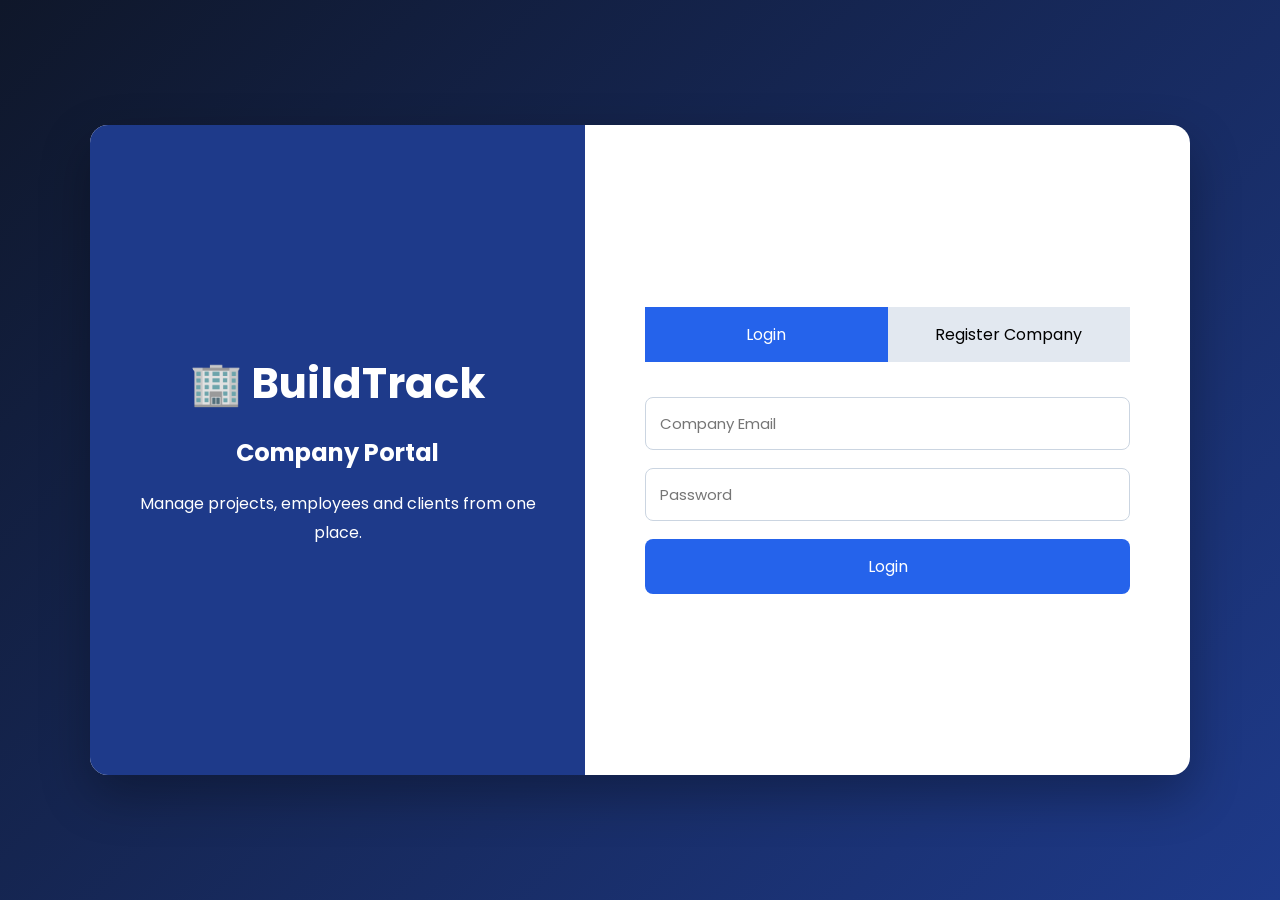
<file: frontend/company/auth.html>
<!DOCTYPE html>
<html lang="en">

<head>

    <meta charset="UTF-8">
    <meta name="viewport" content="width=device-width, initial-scale=1.0">

    <title>Company Portal | BuildTrack</title>

    <link rel="stylesheet" href="css/auth.css">

    <link href="https://fonts.googleapis.com/css2?family=Poppins:wght@300;400;500;600;700&display=swap" rel="stylesheet">

</head>

<body>

<div class="container">

    <div class="left">

        <h1>🏢 BuildTrack</h1>

        <h2>Company Portal</h2>

        <p>
            Manage projects, employees and clients from one place.
        </p>

    </div>


    <div class="right">

        <div class="tabs">

            <button type="button" class="active" id="loginTab">
                Login
            </button>

            <button type="button" id="signupTab">
                Register Company
            </button>

        </div>


        <!-- LOGIN -->

        <form id="loginForm">

            <input
                type="email"
                placeholder="Company Email"
                id="loginEmail"
                required
            >

            <input
                type="password"
                placeholder="Password"
                id="loginPassword"
                required
            >

            <button type="submit">
                Login
            </button>

        </form>



        <!-- SIGNUP -->

        <form id="signupForm" class="hidden">

            <input
                type="text"
                placeholder="Company Name"
                id="companyName"
                required
            >

            <input
                type="text"
                placeholder="Owner Name"
                id="ownerName"
                required
            >

            <input
                type="email"
                placeholder="Official Email"
                id="signupEmail"
                required
            >

            <input
                type="password"
                placeholder="Password"
                id="signupPassword"
                required
            >

            <input
                type="password"
                placeholder="Confirm Password"
                id="confirmPassword"
                required
            >

            <button type="submit">
                Register Company
            </button>

        </form>

    </div>

</div>

<script src="../config.js"></script>
<script src="js/auth.js"></script>

</body>

</html>
</file>
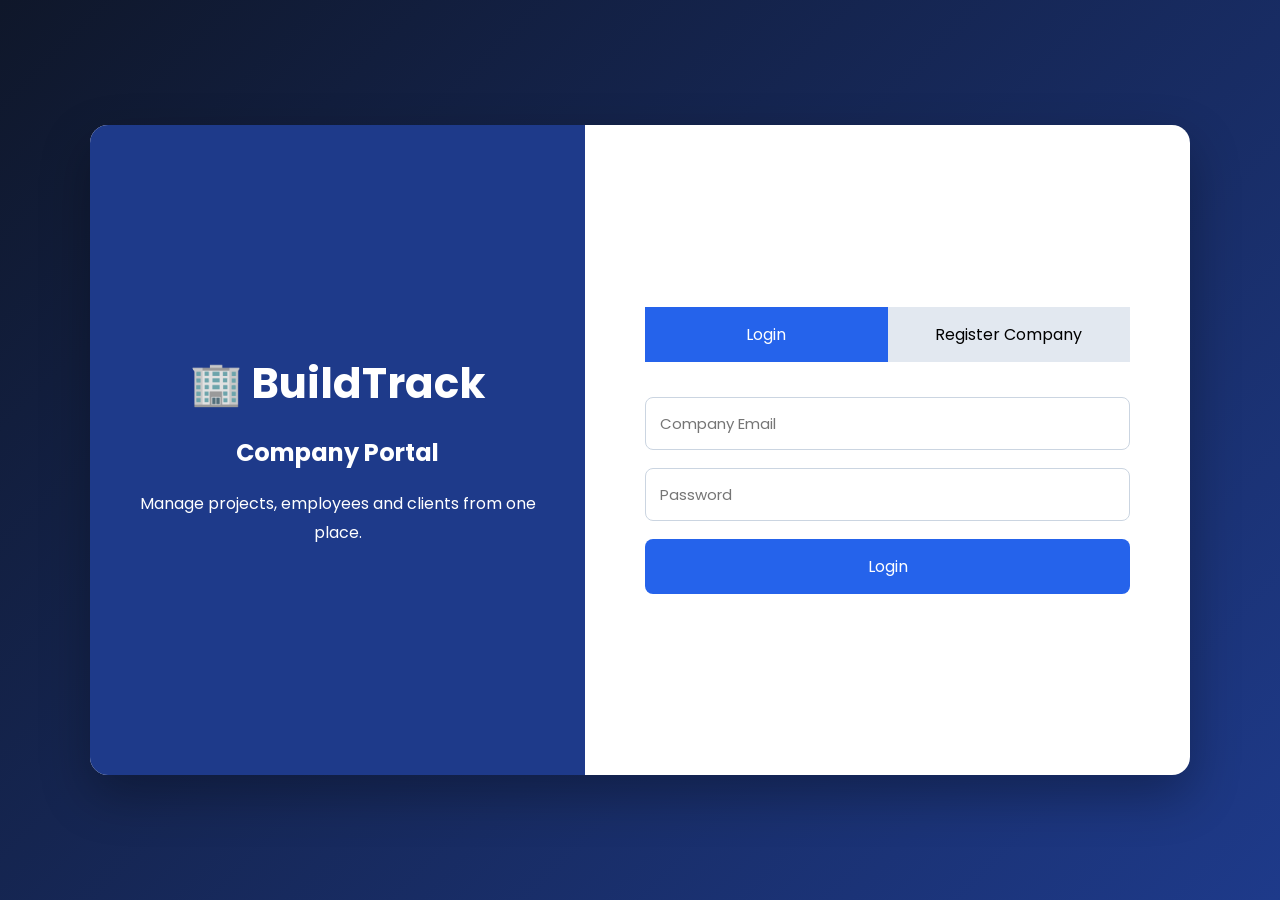
<file: frontend/company/dashboard.html>
<!DOCTYPE html>
<html lang="en">

<head>

    <meta charset="UTF-8">

    <meta http-equiv="Cache-Control" content="no-cache, no-store, must-revalidate">
    <meta http-equiv="Pragma" content="no-cache">
    <meta http-equiv="Expires" content="0">

    <meta name="viewport" content="width=device-width, initial-scale=1.0">

    <title>Company Dashboard</title>

    <link rel="stylesheet" href="css/dashboard.css">

</head>

<body>

    <!-- ================= NAVBAR ================= -->

    <nav>

        <div class="logo">

            <h2>BuildTrack</h2>

        </div>

        <div class="nav-links">

            <button id="dashboardBtn" class="active">

                Dashboard

            </button>

            <button id="createProjectBtn">

                Create Project

            </button>

            <button id="browseProjectsBtn">

                Browse Projects

            </button>

        </div>

        <button id="logoutBtn">

            Logout

        </button>

    </nav>



    <!-- ================= DASHBOARD ================= -->

    <section id="dashboardSection">

        <h1>Welcome Company</h1>

        <div class="stats">

            <div class="card">

                <h2>Total Projects</h2>

                <h1 id="totalProjects">0</h1>

            </div>

            <div class="card">

                <h2>Active Projects</h2>

                <h1 id="activeProjects">0</h1>

            </div>

            <div class="card">

                <h2>Completed Projects</h2>

                <h1 id="completedProjects">0</h1>

            </div>

        </div>

        <h2>Recent Projects</h2>

        <table>

            <thead>

                <tr>

                    <th>Name</th>

                    <th>Code</th>

                    <th>Status</th>

                    <th>Progress</th>

                    <th></th>

                </tr>

            </thead>

            <tbody id="recentProjectsBody">

            </tbody>

        </table>

    </section>



    <!-- ================= CREATE PROJECT ================= -->

    <section id="createProjectSection" class="hidden">

        <h1>Create Project</h1>

        <form id="createProjectForm">

            <label>

                Project Name

            </label>

            <input
                type="text"
                id="projectNameInput"
                required>

            <label>

                Location

            </label>

            <input
                type="text"
                id="projectLocationInput"
                required>

            <label>

                Description

            </label>

            <textarea
                id="projectDescriptionInput"
                rows="5"></textarea>

            <label>

                Start Date

            </label>

            <input
                type="date"
                id="projectStartDate">

            <label>

                Expected End Date

            </label>

            <input
                type="date"
                id="projectEndDate">

            <button type="submit">

                Create Project

            </button>

        </form>

    </section>



    <!-- ================= BROWSE PROJECTS ================= -->

    <section id="browseProjectsSection" class="hidden">

        <h1>Browse Projects</h1>

        <input
            type="text"
            id="searchProject"
            placeholder="Search Project">

        <table>

            <thead>

                <tr>

                    <th>Name</th>

                    <th>Code</th>

                    <th>Status</th>

                    <th>Progress</th>

                    <th></th>

                </tr>

            </thead>

            <tbody id="browseProjectsBody">

            </tbody>

        </table>

    </section>
        <!-- ================= PROJECT DETAILS ================= -->

    <section id="projectSection" class="hidden">

        <button id="backBtn">

            ← Back

        </button>

        <h1 id="projectName"></h1>

        <p>

            <strong>Project Code :</strong>

            <span id="projectCode"></span>

        </p>

        <p>

            <strong>Location :</strong>

            <span id="projectLocation"></span>

        </p>

        <p>

            <strong>Status :</strong>

            <select id="projectStatus">
            <option value="Active">Active</option>
            <option value="On Hold">On Hold</option>
            <option value="Completed">Completed</option>
            </select>

            <button id="updateProjectStatusBtn">
                Update Status
            </button>

        </p>

        <div class="progressBar">

            <div
                class="progress"
                id="progressBar">

                0%

            </div>

        </div>



        <!-- ================= PROJECT TABS ================= -->

        <div class="projectTabs">

            <button
                id="overviewBtn"
                class="active">

                Overview

            </button>

            <button id="tasksBtn">

                Tasks

            </button>

            <button id="engineersBtn">

                Engineers

            </button>

            <button id="clientsBtn">

                Clients

            </button>

        </div>



        <!-- ================= OVERVIEW ================= -->

        <div id="overviewDiv">

            <h2>Project Overview</h2>

            <p>

                Total Tasks :

                <span id="totalTasks">

                    0

                </span>

            </p>

            <p>

                Completed :

                <span id="completedTasks">

                    0

                </span>

            </p>

            <p>

                Pending :

                <span id="pendingTasks">

                    0

                </span>

            </p>

        </div>



        <!-- ================= TASKS ================= -->

        <!-- ================= TASKS ================= -->

        <div id="tasksDiv" class="hidden">

            <h2>Tasks</h2>

            <div class="taskForm">

                <input
                    type="text"
                    id="taskNameInput"
                    placeholder="Task Name">

                <input
                    type="date"
                    id="taskDeadlineInput">

                <button id="addTaskBtn">
                    Add Task
                </button>

            </div>

            <table>

                <thead>

                    <tr>

                        <th>Task</th>

                        <th>Deadline</th>

                        <th>Status</th>

                        <th>Actions</th>

                    </tr>

                </thead>

                <tbody id="tasksBody">

                </tbody>

            </table>

        </div>



        <!-- ================= ENGINEERS ================= -->

        <div
            id="engineersDiv"
            class="hidden">

            <h2>

                Engineers

            </h2>

            <input
                type="email"
                id="engineerEmail"
                placeholder="Engineer Email">

            <button id="inviteEngineerBtn">

                Invite Engineer

            </button>

            <table>

                <thead>

                    <tr>

                        <th>

                            Email

                        </th>

                        <th>

                            Status

                        </th>

                    </tr>

                </thead>

                <tbody id="engineersBody">

                </tbody>

            </table>

        </div>



        <!-- ================= CLIENTS ================= -->

        <div
            id="clientsDiv"
            class="hidden">

            <h2>

                Clients

            </h2>

            <input
                type="email"
                id="clientEmail"
                placeholder="Client Email">

            <button id="inviteClientBtn">

                Invite Client

            </button>

            <table>

                <thead>

                    <tr>

                        <th>

                            Email

                        </th>

                        <th>

                            Status

                        </th>

                    </tr>

                </thead>

                <tbody id="clientsBody">

                </tbody>

            </table>

                </div>

    </section>

    <!-- ================= AI ASSISTANT ================= -->

    <button id="aiButton">

        🤖

    </button>

    <div id="aiChat" class="hidden">

        <div id="aiHeader">

            <h3>

                BuildTrack AI

            </h3>

            <button id="closeAi">

                ✕

            </button>

        </div>

        <div id="chatMessages">

             Hi! I'm BuildTrack AI.

        Ask me anything about your projects.


        </div>

        <div id="chatInputArea">

            <input
                type="text"
                id="aiQuestion"
                placeholder="Ask anything about your projects...">

            <button id="sendQuestion">

                Send

            </button>

        </div>

    </div>

    <script src="js/dashboard.js"></script>
    <script src="../config.js"></script>

</body>

</html>
</file>
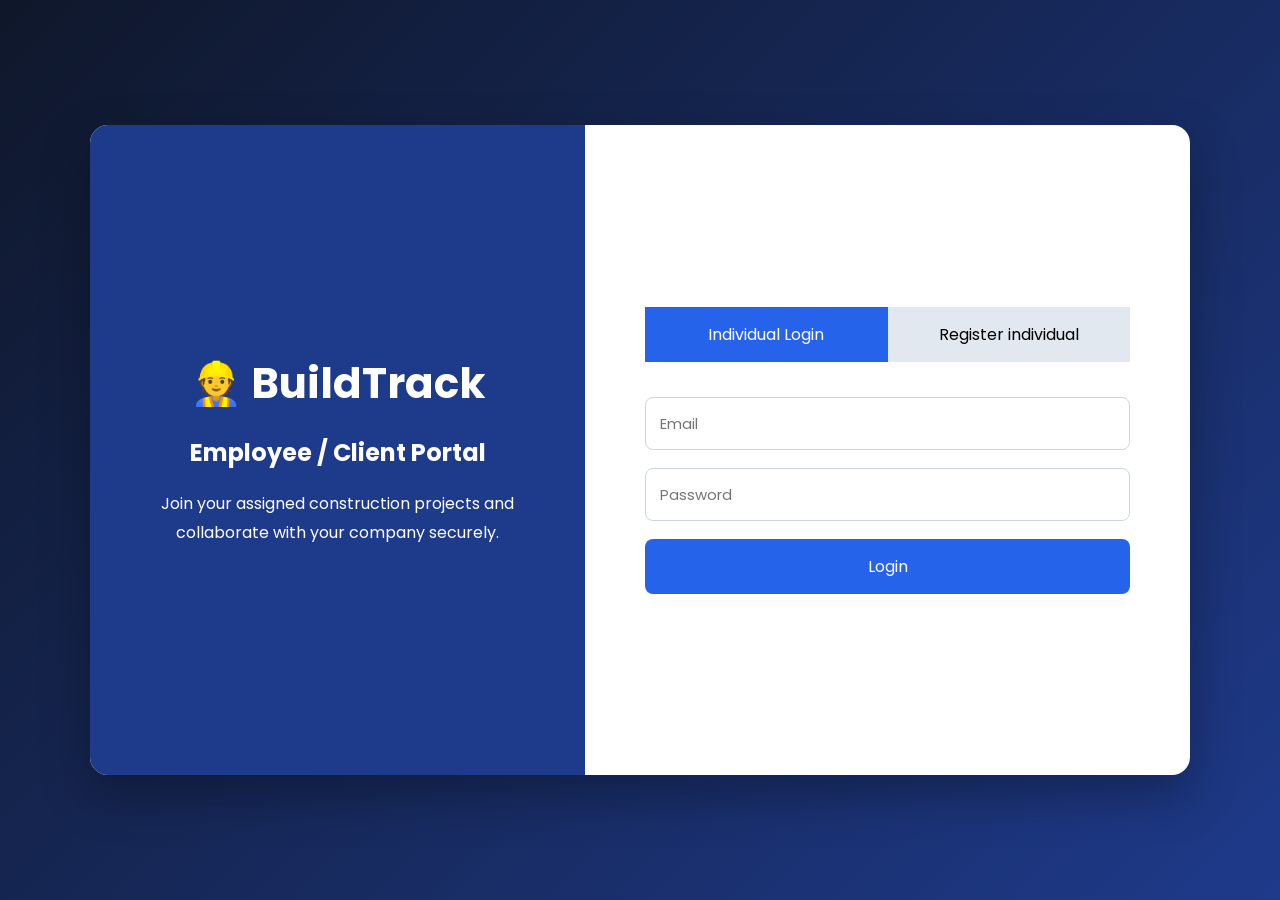
<file: frontend/individual/auth.html>
<!DOCTYPE html>
<html lang="en">

<head>

    <meta charset="UTF-8">
    <meta name="viewport" content="width=device-width, initial-scale=1.0">

    <title>Employee / Client Portal | BuildTrack</title>

    <link rel="stylesheet" href="css/auth.css">

    <link href="https://fonts.googleapis.com/css2?family=Poppins:wght@300;400;500;600;700&display=swap" rel="stylesheet">

</head>

<body>

<div class="container">

    <div class="left">

        <h1>👷 BuildTrack</h1>

        <h2>Employee / Client Portal</h2>

        <p>
            Join your assigned construction projects and collaborate with your company securely.
        </p>

    </div>


    <div class="right">

        <div class="tabs">

            <button type="button" class="active" id="loginTab">
                Individual Login
            </button>

            <button type="button" id="signupTab">
                Register individual
            </button>

        </div>


        <!-- LOGIN -->

        <form id="loginForm">

            <input
                type="email"
                id="loginEmail"
                placeholder="Email"
                required
            >

            <input
                type="password"
                id="loginPassword"
                placeholder="Password"
                required
            >

            <button type="submit">
                Login
            </button>

        </form>



        <!-- SIGNUP -->

        <form id="signupForm" class="hidden">

            <input
                type="text"
                id="name"
                placeholder="Full Name"
                required
            >

            <input
                type="email"
                id="signupEmail"
                placeholder="Email"
                required
            >

            <input
                type="password"
                id="signupPassword"
                placeholder="Password"
                required
            >

            <input
                type="password"
                id="confirmPassword"
                placeholder="Confirm Password"
                required
            >

            <button type="submit">
                Register
            </button>

        </form>

    </div>

</div>

<script src="../config.js"></script>
<script src="js/auth.js"></script>

</body>

</html>
</file>
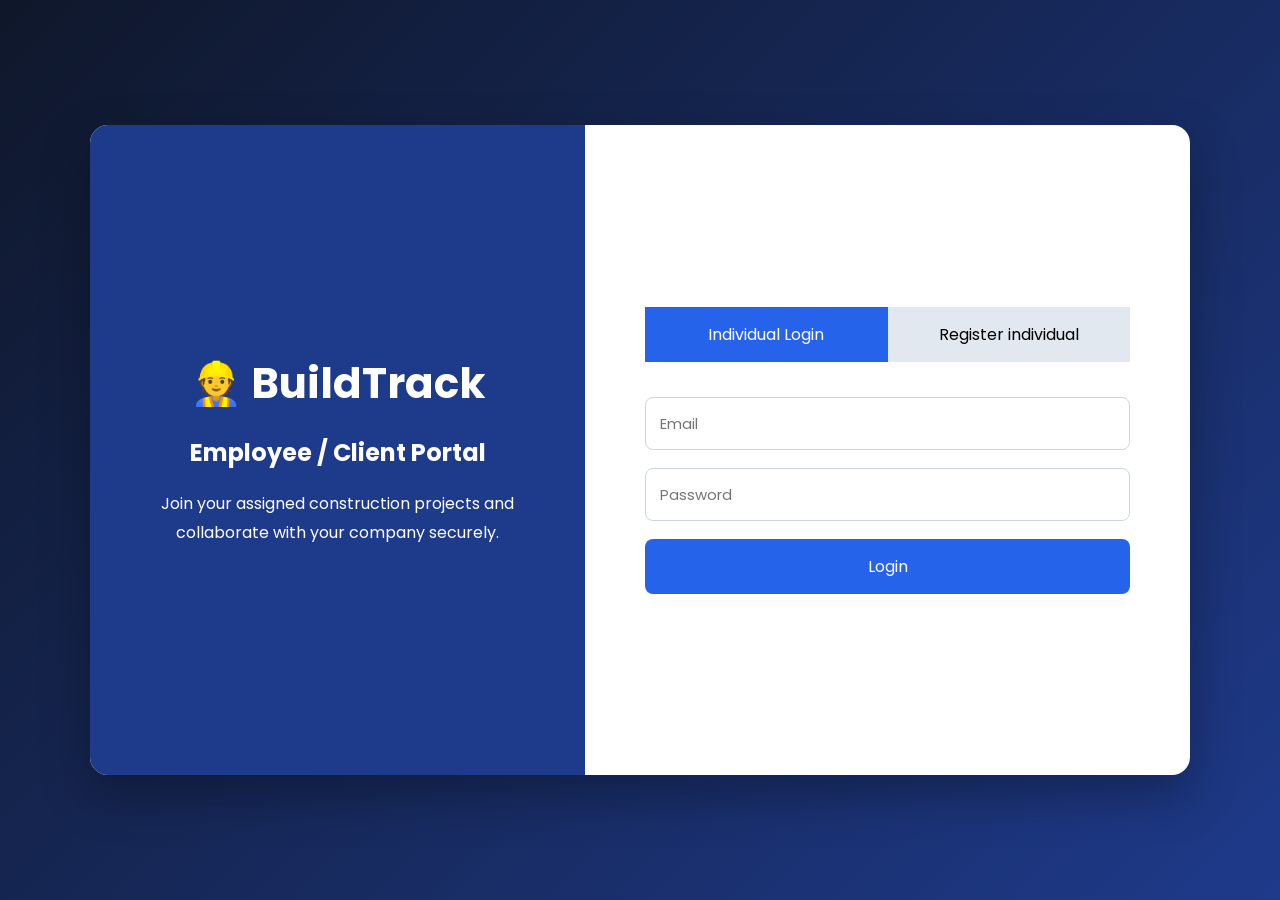
<file: frontend/individual/dashboard.html>
<!DOCTYPE html>
<html lang="en">

<head>

    <meta charset="UTF-8">

    <meta name="viewport" content="width=device-width, initial-scale=1.0">

    <meta http-equiv="Cache-Control" content="no-cache, no-store, must-revalidate">
    <meta http-equiv="Pragma" content="no-cache">
    <meta http-equiv="Expires" content="0">

    <title>Individual Dashboard | BuildTrack</title>

    <link rel="stylesheet" href="css/dashboard.css">

    <link href="https://fonts.googleapis.com/css2?family=Poppins:wght@300;400;500;600;700&display=swap" rel="stylesheet">

</head>

<body>

<header>

    <div class="logo">
        👷 BuildTrack
    </div>

    <button id="logoutBtn">
        Logout
    </button>

</header>

<main>

    <!-- ================= Dashboard ================= -->

    <section id="dashboardSection">

        <div class="welcome-card">

            <h2>
                Welcome to your Dashboard
            </h2>

            <p>
                Join new projects and monitor the projects assigned to you.
            </p>

        </div>

        <div class="dashboard-container">

            <!-- Join Project -->

            <section class="join-project-card">

                <h3>
                    Join Project
                </h3>

                <input
                    type="text"
                    id="projectCodeInput"
                    placeholder="Enter Project Code"
                >

                <button id="joinProjectBtn">
                    Join Project
                </button>

            </section>


            <!-- Browse Projects -->

            <section class="projects-card">

                <div class="projects-header">

                    <h3>
                        My Projects
                    </h3>

                    <input
                        type="text"
                        id="searchProject"
                        placeholder="Search Projects..."
                    >

                </div>

                <table>

                    <thead>

                        <tr>

                            <th>Name</th>

                            <th>Code</th>

                            <th>Status</th>

                            <th>Role</th>

                            <th>Action</th>

                        </tr>

                    </thead>

                    <tbody id="browseProjectsBody">

                    </tbody>

                </table>

            </section>

        </div>

    </section>


    <!-- ================= Project Details ================= -->

    <section
        id="projectSection"
        class="hidden"
    >

        <button id="backBtn">
            ← Back
        </button>

        <h2 id="projectName"></h2>

        <div class="project-info-grid">

            <div>

                <strong>Project Code:</strong>

                <span id="projectCode"></span>

            </div>

            <div>

                <strong>Location:</strong>

                <span id="projectLocation"></span>

            </div>

            <div>

                <strong>Status:</strong>

                <select id="projectStatus">

                    <option>Active</option>

                    <option>Completed</option>

                </select>

                <button id="updateProjectStatusBtn">
                    Update
                </button>

            </div>

        </div>


        <!-- Progress -->

        <div class="progress-container">

            <div
                id="progressBar"
                class="progress-bar"
            >
                0%
            </div>

        </div>


        <!-- Tabs -->

        <div class="project-tabs">

            <button
                id="overviewBtn"
                class="active"
            >
                Overview
            </button>

            <button id="tasksBtn">
                Tasks
            </button>

            <button id="engineersBtn">
                Engineers
            </button>

            <button id="clientsBtn">
                Clients
            </button>

        </div>


        <!-- ================= Overview ================= -->

        <div id="overviewDiv">

            <div class="stats-grid">

                <div class="stat-card">

                    <h3 id="totalTasks">0</h3>

                    <p>Total Tasks</p>

                </div>

                <div class="stat-card">

                    <h3 id="completedTasks">0</h3>

                    <p>Completed</p>

                </div>

                <div class="stat-card">

                    <h3 id="pendingTasks">0</h3>

                    <p>Pending</p>

                </div>

            </div>

        </div>


        <!-- ================= Tasks ================= -->

        <div
            id="tasksDiv"
            class="hidden"
        >

            <div class="add-task">

                <input
                    id="taskNameInput"
                    placeholder="Task Name"
                >

                <input
                    type="date"
                    id="taskDeadlineInput"
                >

                <button id="addTaskBtn">
                    Add Task
                </button>

            </div>

            <table>

                <thead>

                    <tr>

                        <th>Task</th>

                        <th>Deadline</th>

                        <th>Status</th>

                        <th>Actions</th>

                    </tr>

                </thead>

                <tbody id="tasksBody">

                </tbody>

            </table>

        </div>


        <!-- ================= Engineers ================= -->

        <div
            id="engineersDiv"
            class="hidden"
        >

            <div class="invite-section">

                <input
                    id="engineerEmail"
                    placeholder="Engineer Email"
                >

                <button id="inviteEngineerBtn">
                    Invite Engineer
                </button>

            </div>

            <table>

                <thead>

                    <tr>

                        <th>Email</th>

                        <th>Status</th>

                    </tr>

                </thead>

                <tbody id="engineersBody">

                </tbody>

            </table>

        </div>


        <!-- ================= Clients ================= -->

        <div
            id="clientsDiv"
            class="hidden"
        >

            <div class="invite-section">

                <input
                    id="clientEmail"
                    placeholder="Client Email"
                >

                <button id="inviteClientBtn">
                    Invite Client
                </button>

            </div>

            <table>

                <thead>

                    <tr>

                        <th>Email</th>

                        <th>Status</th>

                    </tr>

                </thead>

                <tbody id="clientsBody">

                </tbody>

            </table>

        </div>

    </section>

</main>

<!-- ================= AI ASSISTANT ================= -->

<button id="aiButton">
    🤖
</button>

<div id="aiChat" class="hidden">

    <div id="aiHeader">

        <h3>BuildTrack AI</h3>

        <button id="closeAi">
            ✕
        </button>

    </div>

    <div id="chatMessages">

        <div class="aiMessage">
            👋 Hi! I'm BuildTrack AI.
            Ask me anything about this project.
        </div>

    </div>

    <div id="chatInputArea">

        <input
            type="text"
            id="aiQuestion"
            placeholder="Ask anything about this project..."
        >

        <button id="sendQuestion">
            Send
        </button>

    </div>

</div>

<script src="../config.js"></script>
<script src="js/dashboard.js"></script>

</body>

</html>
</file>
<file: frontend/company/css/auth.css>
*{
    margin:0;
    padding:0;
    box-sizing:border-box;
    font-family:'Poppins',sans-serif;
}

body{

    height:100vh;

    background:linear-gradient(135deg,#0f172a,#1e3a8a);

    display:flex;

    justify-content:center;

    align-items:center;
}

.container{

    width:1100px;

    height:650px;

    background:white;

    border-radius:18px;

    overflow:hidden;

    display:flex;

    box-shadow:0 20px 50px rgba(0,0,0,.3);
}

.left{

    width:45%;

    background:#1e3a8a;

    color:white;

    display:flex;

    flex-direction:column;

    justify-content:center;

    align-items:center;

    padding:40px;

    text-align:center;
}

.left h1{

    font-size:42px;

    margin-bottom:20px;
}

.left h2{

    margin-bottom:20px;
}

.left p{

    line-height:1.8;
}

.right{

    width:55%;

    display:flex;

    flex-direction:column;

    justify-content:center;

    padding:60px;
}

.tabs{

    display:flex;

    margin-bottom:35px;
}

.tabs button{

    flex:1;

    border:none;

    background:#e2e8f0;

    padding:15px;

    cursor:pointer;

    font-size:16px;
}

.tabs .active{

    background:#2563eb;

    color:white;
}

form{

    display:flex;

    flex-direction:column;

    gap:18px;
}

input{

    padding:14px;

    border:1px solid #cbd5e1;

    border-radius:8px;

    font-size:15px;
}

form button{

    padding:15px;

    border:none;

    border-radius:8px;

    background:#2563eb;

    color:white;

    font-size:16px;

    cursor:pointer;

    transition:.3s;
}

form button:hover{

    background:#1d4ed8;
}

.hidden{

    display:none;
}
</file>
<file: frontend/company/css/dashboard.css>
/* ==========================================================
   BuildTrack Dashboard
   Design direction: a construction-site blueprint identity,
   turned up in color. Blueprint navy is still the anchor, but
   each stat card, status, and accent now carries its own
   distinct hue so the page reads as lively, not monochrome.
   ========================================================== */

@import url('https://fonts.googleapis.com/css2?family=Space+Grotesk:wght@500;600;700&family=Inter:wght@400;500;600&family=IBM+Plex+Mono:wght@500;600&display=swap');

/* ================= TOKENS ================= */

:root{
    /* ink / neutrals */
    --ink:#182230;
    --slate:#4b5768;
    --muted:#8592a3;
    --border:#dde3ec;
    --bg:#eef1f6;
    --surface:#ffffff;

    /* blueprint blue - primary */
    --blue:#1d5bb8;
    --blue-dark:#153c6c;
    --blue-wash:#e4eefc;

    /* violet - secondary accent */
    --violet:#7c3aed;
    --violet-dark:#6224c7;
    --violet-wash:#f1e9fd;

    /* safety amber - pending / caution */
    --amber:#d97c0a;
    --amber-dark:#b5650c;
    --amber-wash:#fdf0dc;

    /* site green - active / completed */
    --green:#12a06a;
    --green-dark:#0f8358;
    --green-wash:#e0f7ee;

    /* teal - tertiary accent */
    --teal:#0891b2;
    --teal-wash:#e0f4f8;

    /* brick red - destructive */
    --red:#dc3d31;
    --red-dark:#b3271f;
    --red-wash:#fce8e6;

    /* elevation */
    --shadow-sm:0 1px 2px rgba(24,34,48,.06), 0 1px 1px rgba(24,34,48,.04);
    --shadow-md:0 10px 28px rgba(24,34,48,.10);
    --shadow-lg:0 20px 48px rgba(24,34,48,.16);

    /* radius */
    --r-sm:6px;
    --r-md:10px;
    --r-lg:16px;
}

/* ================= RESET ================= */

*{
    margin:0;
    padding:0;
    box-sizing:border-box;
    font-family:"Inter",sans-serif;
}

html{
    scroll-behavior:smooth;
}

body{
    background:var(--bg);
    color:var(--ink);
    min-height:100vh;
}

h1,h2,.logo h2,.card h1{
    font-family:"Space Grotesk","Inter",sans-serif;
}

button,input,textarea,select{
    font-family:inherit;
}

:focus-visible{
    outline:2px solid var(--blue);
    outline-offset:2px;
}

@media (prefers-reduced-motion:reduce){
    *{
        animation:none !important;
        transition:none !important;
    }
}

/* ================= SCROLLBAR ================= */

::-webkit-scrollbar{
    width:10px;
}

::-webkit-scrollbar-track{
    background:var(--bg);
}

::-webkit-scrollbar-thumb{
    background:#c2cbd8;
    border-radius:20px;
}

::-webkit-scrollbar-thumb:hover{
    background:#9aa7ba;
}

/* ================= NAVBAR ================= */

nav{
    height:74px;
    display:flex;
    align-items:center;
    justify-content:space-between;
    padding:0 48px;
    background:var(--surface);
    position:sticky;
    top:0;
    z-index:1000;
    border-bottom:1px solid var(--border);
}

/* Signature mark: a stamped monogram tile in a blue-to-violet
   gradient, like a title-block stamp on a blueprint sheet. */
.logo{
    display:flex;
    align-items:center;
    gap:12px;
}

.logo::before{
    content:"BT";
    display:flex;
    align-items:center;
    justify-content:center;
    width:38px;
    height:38px;
    background:linear-gradient(135deg,var(--blue),var(--violet));
    border-radius:var(--r-sm);
    font-family:"IBM Plex Mono",monospace;
    font-size:13px;
    font-weight:600;
    letter-spacing:.5px;
    color:white;
}

.logo h2{
    font-size:21px;
    font-weight:700;
    color:var(--ink);
    letter-spacing:-.3px;
}

.nav-links{
    display:flex;
    align-items:center;
    gap:6px;
}

.nav-links button{
    background:none;
    border:none;
    color:var(--slate);
    font-size:14.5px;
    font-weight:600;
    padding:10px 18px;
    border-radius:var(--r-sm);
    cursor:pointer;
    transition:background .2s,color .2s;
}

.nav-links button:hover{
    background:var(--blue-wash);
    color:var(--blue);
}

.nav-links .active{
    background:linear-gradient(135deg,var(--blue),var(--violet));
    color:white;
}

#logoutBtn{
    border:1px solid var(--red);
    background:var(--surface);
    color:var(--red);
    font-weight:600;
    font-size:14px;
    padding:10px 20px;
    border-radius:var(--r-sm);
    cursor:pointer;
    transition:background .2s,color .2s;
}

#logoutBtn:hover{
    background:var(--red);
    color:white;
}

/* ================= MAIN ================= */

section{
    width:min(1320px,92%);
    margin:24px auto;
}

.hidden{
    display:none;
}

h1{
    font-size:26px;
    font-weight:700;
    color:var(--ink);
    margin-bottom:16px;
    letter-spacing:-.3px;
}

h2{
    color:var(--slate);
    font-weight:600;
}

/* ================= DASHBOARD STAT CARDS ================= */
/* Each card gets its own accent - blue for the total count,
   green for active work, violet for completed work - so the
   three numbers are instantly distinguishable at a glance. */

.stats{
    display:grid;
    grid-template-columns:repeat(3,1fr);
    gap:14px;
    margin-bottom:24px;
}

.card{
    background:var(--surface);
    border:1px solid var(--border);
    border-top:3px solid var(--blue);
    border-radius:var(--r-md);
    padding:18px 20px;
    box-shadow:var(--shadow-sm);
    transition:box-shadow .2s,transform .2s;
}

.stats .card:nth-child(2){
    border-top-color:var(--green);
}

.stats .card:nth-child(3){
    border-top-color:var(--violet);
}

.card:hover{
    transform:translateY(-3px);
    box-shadow:var(--shadow-md);
}

.card h2{
    font-size:12px;
    color:var(--muted);
    margin-bottom:8px;
    font-weight:600;
    text-transform:uppercase;
    letter-spacing:1px;
}

.card h1{
    margin:0;
    font-size:40px;
    font-weight:600;
    color:var(--blue);
    font-family:"IBM Plex Mono",monospace;
}

.stats .card:nth-child(2) h1{
    color:var(--green);
}

.stats .card:nth-child(3) h1{
    color:var(--violet);
}

/* ================= FORM ================= */

form{
    background:var(--surface);
    padding:22px 24px;
    border:1px solid var(--border);
    border-radius:var(--r-lg);
    box-shadow:var(--shadow-sm);
    max-width:640px;
}

form label{
    display:block;
    font-size:12.5px;
    font-weight:600;
    color:var(--slate);
    text-transform:uppercase;
    letter-spacing:.6px;
    margin-top:12px;
    margin-bottom:5px;
}

form input,
form textarea,
form select{
    width:100%;
    padding:9px 12px;
    border:1px solid var(--border);
    border-radius:var(--r-sm);
    font-size:14px;
    color:var(--ink);
    transition:border-color .2s,box-shadow .2s;
    outline:none;
    background:var(--surface);
}

form textarea{
    resize:vertical;
    min-height:80px;
}

form input:focus,
form textarea:focus,
form select:focus{
    border-color:var(--blue);
    box-shadow:0 0 0 3px var(--blue-wash);
}

form button{
    margin-top:16px;
    padding:10px 22px;
    border:none;
    border-radius:var(--r-sm);
    background:linear-gradient(135deg,var(--blue),var(--violet));
    color:white;
    font-size:14.5px;
    font-weight:600;
    cursor:pointer;
    transition:filter .2s,transform .2s;
}

form button:hover{
    filter:brightness(1.08);
    transform:translateY(-1px);
}

/* ================= SEARCH ================= */

#browseProjectsSection input{
    width:320px;
    padding:9px 12px;
    border:1px solid var(--border);
    border-radius:var(--r-sm);
    outline:none;
    transition:border-color .2s,box-shadow .2s;
    margin-bottom:14px;
    background:var(--surface);
    font-size:14px;
}

#browseProjectsSection input:focus{
    border-color:var(--blue);
    box-shadow:0 0 0 3px var(--blue-wash);
}

/* ================= TABLE ================= */

table{
    width:100%;
    border-collapse:separate;
    border-spacing:0;
    background:var(--surface);
    border:1px solid var(--border);
    border-radius:var(--r-lg);
    overflow:hidden;
    box-shadow:var(--shadow-sm);
}

thead{
    background:linear-gradient(135deg,var(--blue),var(--violet));
}

thead th{
    color:white;
    font-size:12px;
    font-weight:600;
    text-transform:uppercase;
    letter-spacing:.8px;
    padding:11px 14px;
    text-align:left;
}

tbody td{
    padding:10px 14px;
    font-size:14px;
    border-bottom:1px solid var(--border);
    color:var(--ink);
}

/* Project codes read as stamped IDs, not prose. */
tbody td:nth-child(2){
    font-family:"IBM Plex Mono",monospace;
    font-size:13.5px;
    color:var(--teal);
    letter-spacing:.4px;
}

tbody tr{
    transition:background .15s;
}

tbody tr:hover{
    background:var(--blue-wash);
}

tbody tr:last-child td{
    border-bottom:none;
}

table button{
    border:none;
    border-radius:var(--r-sm);
    padding:8px 16px;
    font-size:13.5px;
    font-weight:600;
    color:white;
    cursor:pointer;
    transition:background .2s,transform .15s;
}

table button:hover{
    transform:translateY(-1px);
}

.openProjectBtn{
    background:var(--blue);
}

.openProjectBtn:hover{
    background:var(--blue-dark);
}

.completeTaskBtn{
    background:var(--green);
}

.completeTaskBtn:hover{
    background:var(--green-dark);
}

.completeTaskBtn:disabled{
    background:var(--muted);
    cursor:not-allowed;
    transform:none;
}

.deleteTaskBtn{
    background:var(--red);
    margin-left:8px;
}

.deleteTaskBtn:hover{
    background:var(--red-dark);
}

/* ================= PROJECT DETAIL PAGE ================= */

#projectSection{
    background:var(--surface);
    border:1px solid var(--border);
    border-radius:var(--r-lg);
    padding:22px 26px;
    box-shadow:var(--shadow-sm);
}

#backBtn{
    border:1px solid var(--border);
    background:var(--surface);
    color:var(--slate);
    padding:8px 14px;
    border-radius:var(--r-sm);
    cursor:pointer;
    font-weight:600;
    font-size:13.5px;
    transition:border-color .2s,color .2s;
    margin-bottom:14px;
}

#backBtn:hover{
    border-color:var(--blue);
    color:var(--blue);
}

#projectName{
    font-size:24px;
    font-weight:700;
    color:var(--ink);
    margin-bottom:8px;
}

#projectCode{
    display:inline-block;
    font-family:"IBM Plex Mono",monospace;
    font-size:13px;
    letter-spacing:.6px;
    color:var(--teal);
    background:var(--teal-wash);
    padding:3px 10px;
    border-radius:var(--r-sm);
}

#projectLocation{
    font-size:14.5px;
    color:var(--slate);
}

#projectSection > p{
    margin-bottom:6px;
    font-size:14px;
    color:var(--slate);
}

#projectSection > p strong{
    color:var(--ink);
    font-weight:600;
}

#projectStatus{
    font-weight:600;
    color:var(--ink);
}

/* ================= PROGRESS ================= */

.progressBar{
    width:100%;
    height:9px;
    border-radius:20px;
    background:var(--border);
    overflow:hidden;
    margin:14px 0;
}

.progress{
    height:100%;
    background:linear-gradient(90deg,var(--blue),var(--violet));
    border-radius:20px;
    display:flex;
    align-items:center;
    justify-content:flex-end;
    padding-right:10px;
    color:white;
    font-size:0;
    font-weight:600;
    transition:width .5s ease;
}

/* ================= TABS ================= */
/* Underline tabs, colored per section so Tasks / Engineers /
   Clients each feel distinct rather than one repeated blue. */

.projectTabs{
    display:flex;
    gap:22px;
    margin:18px 0 16px;
    border-bottom:1px solid var(--border);
}

.projectTabs button{
    padding:8px 2px 10px;
    border:none;
    border-bottom:2px solid transparent;
    background:none;
    color:var(--muted);
    font-weight:600;
    font-size:14.5px;
    cursor:pointer;
    transition:color .2s,border-color .2s;
}

.projectTabs button:hover{
    color:var(--blue);
}

.projectTabs .active{
    color:var(--blue);
    border-bottom-color:var(--blue);
    background:none;
    box-shadow:none;
}

#tasksBtn.active{
    color:var(--green);
    border-bottom-color:var(--green);
}

#engineersBtn.active{
    color:var(--amber);
    border-bottom-color:var(--amber);
}

#clientsBtn.active{
    color:var(--violet);
    border-bottom-color:var(--violet);
}

/* ================= OVERVIEW ================= */

#overviewDiv{
    display:grid;
    grid-template-columns:repeat(3,1fr);
    gap:14px;
}

#overviewDiv p{
    background:var(--surface);
    border:1px solid var(--border);
    border-top:3px solid var(--blue);
    border-radius:var(--r-md);
    padding:14px;
    text-align:center;
    font-size:13px;
    color:var(--muted);
    text-transform:uppercase;
    letter-spacing:.6px;
    font-weight:600;
}

#overviewDiv p:nth-child(2){
    border-top-color:var(--green);
}

#overviewDiv p:nth-child(3){
    border-top-color:var(--amber);
}

#overviewDiv span{
    display:block;
    font-family:"IBM Plex Mono",monospace;
    font-size:30px;
    color:var(--ink);
    text-transform:none;
    letter-spacing:0;
    margin-top:10px;
}

/* ================= TASKS / ENGINEERS / CLIENTS FORMS ================= */

#tasksDiv input,
#tasksDiv select,
#engineersDiv input,
#clientsDiv input{
    padding:9px 12px;
    border-radius:var(--r-sm);
    border:1px solid var(--border);
    outline:none;
    margin-right:8px;
    margin-bottom:12px;
    font-size:14px;
    transition:border-color .2s,box-shadow .2s;
    background:var(--surface);
}

#tasksDiv input,
#tasksDiv select{
    width:240px;
}

#engineersDiv input,
#clientsDiv input{
    width:300px;
}

#tasksDiv input:focus,
#tasksDiv select:focus{
    border-color:var(--green);
    box-shadow:0 0 0 3px var(--green-wash);
}

#engineersDiv input:focus{
    border-color:var(--amber);
    box-shadow:0 0 0 3px var(--amber-wash);
}

#clientsDiv input:focus{
    border-color:var(--violet);
    box-shadow:0 0 0 3px var(--violet-wash);
}

#tasksDiv button{
    padding:9px 18px;
    border:none;
    border-radius:var(--r-sm);
    background:var(--green);
    color:white;
    cursor:pointer;
    font-weight:600;
    font-size:14.5px;
    transition:background .2s;
}

#tasksDiv button:hover{
    background:var(--green-dark);
}

#engineersDiv button{
    padding:9px 18px;
    border:none;
    border-radius:var(--r-sm);
    background:var(--amber);
    color:white;
    cursor:pointer;
    font-weight:600;
    font-size:14.5px;
    transition:background .2s;
}

#engineersDiv button:hover{
    background:var(--amber-dark);
}

#clientsDiv button{
    padding:9px 18px;
    border:none;
    border-radius:var(--r-sm);
    background:var(--violet);
    color:white;
    cursor:pointer;
    font-weight:600;
    font-size:14.5px;
    transition:background .2s;
}

#clientsDiv button:hover{
    background:var(--violet-dark);
}

/* ================= STATUS BADGES ================= */
/* Small pill with a dot, so status reads at a glance rather
   than relying on bold colored text alone. */

.status-active,
.status-pending,
.status-completed{
    display:inline-flex;
    align-items:center;
    gap:6px;
    padding:4px 12px;
    border-radius:20px;
    font-size:12.5px;
    font-weight:600;
}

.status-active::before,
.status-pending::before,
.status-completed::before{
    content:"";
    width:6px;
    height:6px;
    border-radius:50%;
}

.status-active{
    color:var(--green);
    background:var(--green-wash);
}
.status-active::before{
    background:var(--green);
}

.status-pending{
    color:var(--amber);
    background:var(--amber-wash);
}
.status-pending::before{
    background:var(--amber);
}

.status-completed{
    color:var(--violet);
    background:var(--violet-wash);
}
.status-completed::before{
    background:var(--violet);
}

/* ================= EMPTY TABLE ================= */

tbody td[colspan]{
    text-align:center;
    padding:36px;
    color:var(--muted);
    font-style:italic;
    background:var(--surface);
}

/* ================= AI ASSISTANT ================= */
/* A floating stamp-style trigger, and a chat panel that
   echoes the same navy-to-violet gradient used in the navbar
   and table headers, so it reads as part of the same system
   rather than a bolted-on widget. */

#aiButton{
    position:fixed;
    bottom:28px;
    right:28px;
    width:58px;
    height:58px;
    border-radius:50%;
    border:none;
    background:linear-gradient(135deg,var(--blue),var(--violet));
    color:white;
    font-size:26px;
    display:flex;
    align-items:center;
    justify-content:center;
    cursor:pointer;
    box-shadow:var(--shadow-md);
    z-index:1100;
    transition:transform .2s,box-shadow .2s;
}

#aiButton:hover{
    transform:translateY(-2px) scale(1.04);
    box-shadow:var(--shadow-lg);
}

#aiButton:active{
    transform:translateY(0) scale(.98);
}

#aiChat{
    position:fixed;
    bottom:100px;
    right:28px;
    width:340px;
    max-width:calc(100vw - 32px);
    height:460px;
    max-height:calc(100vh - 140px);
    background:var(--surface);
    border:1px solid rgba(24,34,48,.14);
    border-radius:var(--r-lg);
    box-shadow:0 24px 60px rgba(24,34,48,.28), 0 4px 14px rgba(24,34,48,.16);
    display:flex;
    flex-direction:column;
    overflow:hidden;
    z-index:1100;
    animation:fadeUp .25s ease;
}

#aiChat.hidden{
    display:none;
}

#aiHeader{
    display:flex;
    align-items:center;
    justify-content:space-between;
    padding:14px 18px;
    background:linear-gradient(135deg,var(--blue),var(--violet));
    color:white;
    flex-shrink:0;
}

#aiHeader h3{
    font-family:"Space Grotesk","Inter",sans-serif;
    font-size:15.5px;
    font-weight:600;
    letter-spacing:-.2px;
}

#closeAi{
    background:rgba(255,255,255,.16);
    border:none;
    color:white;
    width:26px;
    height:26px;
    border-radius:50%;
    font-size:13px;
    line-height:1;
    cursor:pointer;
    display:flex;
    align-items:center;
    justify-content:center;
    transition:background .2s;
}

#closeAi:hover{
    background:rgba(255,255,255,.3);
}

#chatMessages{
    flex:1;
    overflow-y:auto;
    padding:16px 18px;
    font-size:14px;
    line-height:1.5;
    color:var(--ink);
    background:var(--bg);
    display:flex;
    flex-direction:column;
    gap:10px;
}

#chatMessages > *{
    background:var(--surface);
    border:1px solid var(--border);
    border-radius:var(--r-md);
    padding:10px 13px;
    max-width:88%;
    box-shadow:var(--shadow-sm);
}

#chatInputArea{
    display:flex;
    gap:8px;
    padding:12px 14px;
    border-top:1px solid var(--border);
    background:var(--surface);
    flex-shrink:0;
}

#aiQuestion{
    flex:1;
    padding:9px 12px;
    border:1px solid var(--border);
    border-radius:var(--r-sm);
    font-size:13.5px;
    outline:none;
    background:var(--bg);
    transition:border-color .2s,box-shadow .2s;
}

#aiQuestion:focus{
    border-color:var(--blue);
    box-shadow:0 0 0 3px var(--blue-wash);
    background:var(--surface);
}

#sendQuestion{
    padding:9px 16px;
    border:none;
    border-radius:var(--r-sm);
    background:linear-gradient(135deg,var(--blue),var(--violet));
    color:white;
    font-weight:600;
    font-size:13.5px;
    cursor:pointer;
    transition:filter .2s,transform .2s;
}

#sendQuestion:hover{
    filter:brightness(1.08);
    transform:translateY(-1px);
}

/* ================= ANIMATIONS ================= */

.card,
#projectSection{
    animation:fadeUp .3s ease;
}

@keyframes fadeUp{
    from{
        opacity:0;
        transform:translateY(10px);
    }
    to{
        opacity:1;
        transform:translateY(0);
    }
}

/* ================= RESPONSIVE ================= */

@media(max-width:1100px){
    .stats{
        grid-template-columns:1fr;
    }
    #overviewDiv{
        grid-template-columns:1fr;
    }
}

@media(max-width:900px){
    nav{
        flex-direction:column;
        height:auto;
        padding:18px;
        gap:16px;
    }

    .nav-links{
        flex-wrap:wrap;
        justify-content:center;
    }

    section{
        width:95%;
    }

    table{
        display:block;
        overflow-x:auto;
    }

    #tasksDiv input,
    #tasksDiv select,
    #engineersDiv input,
    #clientsDiv input{
        width:100%;
        margin-bottom:14px;
    }

    #tasksDiv button,
    #engineersDiv button,
    #clientsDiv button{
        width:100%;
    }

    #aiChat{
        right:16px;
        bottom:88px;
        width:calc(100vw - 32px);
    }

    #aiButton{
        right:16px;
        bottom:20px;
    }
}

@media(max-width:650px){
    h1{
        font-size:23px;
    }

    .logo h2{
        font-size:18px;
    }

    .card h1{
        font-size:32px;
    }

    #projectName{
        font-size:23px;
    }
}
</file>
<file: frontend/individual/css/auth.css>
*{
    margin:0;
    padding:0;
    box-sizing:border-box;
    font-family:'Poppins',sans-serif;
}

body{

    height:100vh;

    background:linear-gradient(135deg,#0f172a,#1e3a8a);

    display:flex;

    justify-content:center;

    align-items:center;
}

.container{

    width:1100px;

    height:650px;

    background:white;

    border-radius:18px;

    overflow:hidden;

    display:flex;

    box-shadow:0 20px 50px rgba(0,0,0,.3);
}

.left{

    width:45%;

    background:#1e3a8a;

    color:white;

    display:flex;

    flex-direction:column;

    justify-content:center;

    align-items:center;

    padding:40px;

    text-align:center;
}

.left h1{

    font-size:42px;

    margin-bottom:20px;
}

.left h2{

    margin-bottom:20px;
}

.left p{

    line-height:1.8;
}

.right{

    width:55%;

    display:flex;

    flex-direction:column;

    justify-content:center;

    padding:60px;
}

.tabs{

    display:flex;

    margin-bottom:35px;
}

.tabs button{

    flex:1;

    border:none;

    background:#e2e8f0;

    padding:15px;

    cursor:pointer;

    font-size:16px;
}

.tabs .active{

    background:#2563eb;

    color:white;
}

form{

    display:flex;

    flex-direction:column;

    gap:18px;
}

input{

    padding:14px;

    border:1px solid #cbd5e1;

    border-radius:8px;

    font-size:15px;
}

form button{

    padding:15px;

    border:none;

    border-radius:8px;

    background:#2563eb;

    color:white;

    font-size:16px;

    cursor:pointer;

    transition:.3s;
}

form button:hover{

    background:#1d4ed8;
}

.hidden{

    display:none;
}
</file>
<file: frontend/individual/css/dashboard.css>
/* ==========================================================
   BuildTrack — Individual Dashboard
   Same blueprint-stamp identity as the Company Dashboard,
   adapted to this page's markup (header/main, welcome-card,
   join-project-card, projects-card, project-info-grid, etc).
   ========================================================== */

@import url('https://fonts.googleapis.com/css2?family=Space+Grotesk:wght@500;600;700&family=Inter:wght@400;500;600&family=IBM+Plex+Mono:wght@500;600&display=swap');

/* ================= TOKENS ================= */

:root{
    /* ink / neutrals */
    --ink:#182230;
    --slate:#4b5768;
    --muted:#8592a3;
    --border:#dde3ec;
    --bg:#eef1f6;
    --surface:#ffffff;

    /* blueprint blue - primary */
    --blue:#1d5bb8;
    --blue-dark:#153c6c;
    --blue-wash:#e4eefc;

    /* violet - secondary accent */
    --violet:#7c3aed;
    --violet-dark:#6224c7;
    --violet-wash:#f1e9fd;

    /* safety amber - pending / caution */
    --amber:#d97c0a;
    --amber-dark:#b5650c;
    --amber-wash:#fdf0dc;

    /* site green - active / completed */
    --green:#12a06a;
    --green-dark:#0f8358;
    --green-wash:#e0f7ee;

    /* teal - tertiary accent */
    --teal:#0891b2;
    --teal-dark:#0a6c86;
    --teal-wash:#e0f4f8;

    /* brick red - destructive */
    --red:#dc3d31;
    --red-dark:#b3271f;
    --red-wash:#fce8e6;

    /* elevation */
    --shadow-sm:0 1px 2px rgba(24,34,48,.06), 0 1px 1px rgba(24,34,48,.04);
    --shadow-md:0 10px 28px rgba(24,34,48,.10);
    --shadow-lg:0 20px 48px rgba(24,34,48,.16);

    /* radius */
    --r-sm:6px;
    --r-md:10px;
    --r-lg:16px;
}

/* ================= RESET ================= */

*{
    margin:0;
    padding:0;
    box-sizing:border-box;
    font-family:"Inter",sans-serif;
}

html{
    scroll-behavior:smooth;
}

body{
    background:var(--bg);
    color:var(--ink);
    min-height:100vh;
}

h1,h2,h3,.logo{
    font-family:"Space Grotesk","Inter",sans-serif;
}

button,input,textarea,select{
    font-family:inherit;
}

:focus-visible{
    outline:2px solid var(--blue);
    outline-offset:2px;
}

@media (prefers-reduced-motion:reduce){
    *{
        animation:none !important;
        transition:none !important;
    }
}

/* ================= SCROLLBAR ================= */

::-webkit-scrollbar{
    width:10px;
}

::-webkit-scrollbar-track{
    background:var(--bg);
}

::-webkit-scrollbar-thumb{
    background:#c2cbd8;
    border-radius:20px;
}

::-webkit-scrollbar-thumb:hover{
    background:#9aa7ba;
}

.hidden{
    display:none;
}

/* ================= HEADER ================= */

header{
    height:74px;
    display:flex;
    align-items:center;
    justify-content:space-between;
    padding:0 48px;
    background:var(--surface);
    position:sticky;
    top:0;
    z-index:1000;
    border-bottom:1px solid var(--border);
}

.logo{
    font-size:21px;
    font-weight:700;
    color:var(--ink);
    letter-spacing:-.3px;
    display:flex;
    align-items:center;
    gap:10px;
}

#logoutBtn{
    border:1px solid var(--red);
    background:var(--surface);
    color:var(--red);
    font-weight:600;
    font-size:14px;
    padding:10px 20px;
    border-radius:var(--r-sm);
    cursor:pointer;
    transition:background .2s,color .2s;
}

#logoutBtn:hover{
    background:var(--red);
    color:white;
}

/* ================= MAIN ================= */

main{
    width:min(1320px,92%);
    margin:24px auto 60px;
}

/* ================= WELCOME CARD ================= */

.welcome-card{
    background:linear-gradient(135deg,var(--blue),var(--violet));
    border-radius:var(--r-lg);
    padding:28px 30px;
    box-shadow:var(--shadow-md);
    color:white;
    margin-bottom:22px;
    animation:fadeUp .3s ease;
}

.welcome-card h2{
    font-size:24px;
    font-weight:700;
    letter-spacing:-.3px;
    margin-bottom:8px;
}

.welcome-card p{
    font-size:14.5px;
    color:rgba(255,255,255,.86);
    font-weight:500;
}

/* ================= DASHBOARD GRID ================= */

.dashboard-container{
    display:grid;
    grid-template-columns:320px 1fr;
    gap:18px;
    align-items:start;
}

@media(max-width:900px){
    .dashboard-container{
        grid-template-columns:1fr;
    }
}

/* ================= JOIN PROJECT CARD ================= */

.join-project-card{
    background:var(--surface);
    border:1px solid var(--border);
    border-top:3px solid var(--teal);
    border-radius:var(--r-md);
    padding:20px 22px;
    box-shadow:var(--shadow-sm);
    transition:box-shadow .2s,transform .2s;
}

.join-project-card:hover{
    box-shadow:var(--shadow-md);
}

.join-project-card h3{
    font-size:15.5px;
    font-weight:600;
    color:var(--ink);
    margin-bottom:14px;
}

.join-project-card input{
    width:100%;
    padding:10px 12px;
    border:1px solid var(--border);
    border-radius:var(--r-sm);
    font-size:14px;
    color:var(--ink);
    outline:none;
    transition:border-color .2s,box-shadow .2s;
    margin-bottom:12px;
    background:var(--bg);
}

.join-project-card input:focus{
    border-color:var(--teal);
    box-shadow:0 0 0 3px var(--teal-wash);
    background:var(--surface);
}

.join-project-card button{
    width:100%;
    padding:10px 16px;
    border:none;
    border-radius:var(--r-sm);
    background:var(--teal);
    color:white;
    font-weight:600;
    font-size:14.5px;
    cursor:pointer;
    transition:background .2s,transform .2s;
}

.join-project-card button:hover{
    background:var(--teal-dark);
    transform:translateY(-1px);
}

/* ================= PROJECTS CARD ================= */

.projects-card{
    background:var(--surface);
    border:1px solid var(--border);
    border-top:3px solid var(--blue);
    border-radius:var(--r-md);
    padding:20px 22px;
    box-shadow:var(--shadow-sm);
}

.projects-header{
    display:flex;
    align-items:center;
    justify-content:space-between;
    gap:16px;
    margin-bottom:14px;
    flex-wrap:wrap;
}

.projects-header h3{
    font-size:15.5px;
    font-weight:600;
    color:var(--ink);
}

.projects-header input{
    padding:9px 12px;
    border:1px solid var(--border);
    border-radius:var(--r-sm);
    font-size:14px;
    outline:none;
    min-width:220px;
    transition:border-color .2s,box-shadow .2s;
    background:var(--bg);
}

.projects-header input:focus{
    border-color:var(--blue);
    box-shadow:0 0 0 3px var(--blue-wash);
    background:var(--surface);
}

/* ================= TABLE ================= */

table{
    width:100%;
    border-collapse:separate;
    border-spacing:0;
    background:var(--surface);
    border:1px solid var(--border);
    border-radius:var(--r-lg);
    overflow:hidden;
    box-shadow:var(--shadow-sm);
}

thead{
    background:linear-gradient(135deg,var(--blue),var(--violet));
}

thead th{
    color:white;
    font-size:12px;
    font-weight:600;
    text-transform:uppercase;
    letter-spacing:.8px;
    padding:11px 14px;
    text-align:left;
}

tbody td{
    padding:10px 14px;
    font-size:14px;
    border-bottom:1px solid var(--border);
    color:var(--ink);
}

tbody td:nth-child(2){
    font-family:"IBM Plex Mono",monospace;
    font-size:13.5px;
    color:var(--teal);
    letter-spacing:.4px;
}

tbody tr{
    transition:background .15s;
}

tbody tr:hover{
    background:var(--blue-wash);
}

tbody tr:last-child td{
    border-bottom:none;
}

tbody td[colspan]{
    text-align:center;
    padding:36px;
    color:var(--muted);
    font-style:italic;
    background:var(--surface);
}

table button{
    border:none;
    border-radius:var(--r-sm);
    padding:8px 16px;
    font-size:13.5px;
    font-weight:600;
    color:white;
    cursor:pointer;
    transition:background .2s,transform .15s;
}

table button:hover{
    transform:translateY(-1px);
}

.openProjectBtn{
    background:var(--blue);
}

.openProjectBtn:hover{
    background:var(--blue-dark);
}

.completeTaskBtn{
    background:var(--green);
}

.completeTaskBtn:hover{
    background:var(--green-dark);
}

.completeTaskBtn:disabled{
    background:var(--muted);
    cursor:not-allowed;
    transform:none;
}

.deleteTaskBtn{
    background:var(--red);
    margin-left:8px;
}

.deleteTaskBtn:hover{
    background:var(--red-dark);
}

/* ================= PROJECT DETAIL PAGE ================= */

#projectSection{
    background:var(--surface);
    border:1px solid var(--border);
    border-radius:var(--r-lg);
    padding:22px 26px;
    box-shadow:var(--shadow-sm);
    animation:fadeUp .3s ease;
}

#backBtn{
    border:1px solid var(--border);
    background:var(--surface);
    color:var(--slate);
    padding:8px 14px;
    border-radius:var(--r-sm);
    cursor:pointer;
    font-weight:600;
    font-size:13.5px;
    transition:border-color .2s,color .2s;
    margin-bottom:14px;
}

#backBtn:hover{
    border-color:var(--blue);
    color:var(--blue);
}

#projectName{
    font-size:24px;
    font-weight:700;
    color:var(--ink);
    margin-bottom:16px;
    letter-spacing:-.3px;
}

/* ================= PROJECT INFO GRID ================= */

.project-info-grid{
    display:grid;
    grid-template-columns:repeat(3,1fr);
    gap:14px;
    margin-bottom:18px;
}

.project-info-grid > div{
    background:var(--bg);
    border:1px solid var(--border);
    border-radius:var(--r-md);
    padding:12px 16px;
}

.project-info-grid strong{
    display:block;
    font-size:11.5px;
    color:var(--muted);
    text-transform:uppercase;
    letter-spacing:.6px;
    font-weight:600;
    margin-bottom:6px;
}

#projectCode{
    display:inline-block;
    font-family:"IBM Plex Mono",monospace;
    font-size:13px;
    letter-spacing:.6px;
    color:var(--teal);
    background:var(--teal-wash);
    padding:3px 10px;
    border-radius:var(--r-sm);
}

#projectLocation{
    font-size:14.5px;
    color:var(--ink);
    font-weight:600;
}

#projectStatus{
    font-weight:600;
    color:var(--ink);
    padding:6px 10px;
    border:1px solid var(--border);
    border-radius:var(--r-sm);
    outline:none;
    margin-right:8px;
    background:var(--surface);
}

#updateProjectStatusBtn{
    padding:6px 14px;
    border:none;
    border-radius:var(--r-sm);
    background:var(--violet);
    color:white;
    font-weight:600;
    font-size:13px;
    cursor:pointer;
    transition:background .2s;
}

#updateProjectStatusBtn:hover{
    background:var(--violet-dark);
}

@media(max-width:900px){
    .project-info-grid{
        grid-template-columns:1fr;
    }
}

/* ================= PROGRESS ================= */

.progress-container{
    width:100%;
    height:9px;
    border-radius:20px;
    background:var(--border);
    overflow:hidden;
    margin:14px 0 20px;
}

.progress-bar{
    height:100%;
    background:linear-gradient(90deg,var(--blue),var(--violet));
    border-radius:20px;
    display:flex;
    align-items:center;
    justify-content:flex-end;
    padding-right:10px;
    color:white;
    font-size:0;
    font-weight:600;
    transition:width .5s ease;
}

/* ================= TABS ================= */

.project-tabs{
    display:flex;
    gap:22px;
    margin:4px 0 20px;
    border-bottom:1px solid var(--border);
}

.project-tabs button{
    padding:8px 2px 10px;
    border:none;
    border-bottom:2px solid transparent;
    background:none;
    color:var(--muted);
    font-weight:600;
    font-size:14.5px;
    cursor:pointer;
    transition:color .2s,border-color .2s;
}

.project-tabs button:hover{
    color:var(--blue);
}

.project-tabs .active{
    color:var(--blue);
    border-bottom-color:var(--blue);
}

#tasksBtn.active{
    color:var(--green);
    border-bottom-color:var(--green);
}

#engineersBtn.active{
    color:var(--amber);
    border-bottom-color:var(--amber);
}

#clientsBtn.active{
    color:var(--violet);
    border-bottom-color:var(--violet);
}

/* ================= OVERVIEW STATS ================= */

.stats-grid{
    display:grid;
    grid-template-columns:repeat(3,1fr);
    gap:14px;
}

.stat-card{
    background:var(--surface);
    border:1px solid var(--border);
    border-top:3px solid var(--blue);
    border-radius:var(--r-md);
    padding:18px 20px;
    text-align:center;
    box-shadow:var(--shadow-sm);
    transition:box-shadow .2s,transform .2s;
}

.stat-card:hover{
    transform:translateY(-3px);
    box-shadow:var(--shadow-md);
}

.stat-card:nth-child(2){
    border-top-color:var(--green);
}

.stat-card:nth-child(3){
    border-top-color:var(--amber);
}

.stat-card h3{
    font-family:"IBM Plex Mono",monospace;
    font-size:34px;
    font-weight:600;
    color:var(--blue);
    margin-bottom:6px;
}

.stat-card:nth-child(2) h3{
    color:var(--green);
}

.stat-card:nth-child(3) h3{
    color:var(--amber);
}

.stat-card p{
    font-size:12px;
    color:var(--muted);
    text-transform:uppercase;
    letter-spacing:.6px;
    font-weight:600;
}

@media(max-width:650px){
    .stats-grid{
        grid-template-columns:1fr;
    }
}

/* ================= ADD TASK / INVITE FORMS ================= */

.add-task,
.invite-section{
    display:flex;
    gap:8px;
    flex-wrap:wrap;
    margin-bottom:16px;
}

.add-task input,
.invite-section input{
    padding:9px 12px;
    border:1px solid var(--border);
    border-radius:var(--r-sm);
    outline:none;
    font-size:14px;
    background:var(--bg);
    transition:border-color .2s,box-shadow .2s;
}

.add-task input{
    width:220px;
}

.invite-section input{
    width:280px;
}

.add-task input:focus{
    border-color:var(--green);
    box-shadow:0 0 0 3px var(--green-wash);
    background:var(--surface);
}

.invite-section input:focus{
    border-color:var(--amber);
    box-shadow:0 0 0 3px var(--amber-wash);
    background:var(--surface);
}

#clientsDiv .invite-section input:focus{
    border-color:var(--violet);
    box-shadow:0 0 0 3px var(--violet-wash);
}

.add-task button{
    padding:9px 18px;
    border:none;
    border-radius:var(--r-sm);
    background:var(--green);
    color:white;
    cursor:pointer;
    font-weight:600;
    font-size:14.5px;
    transition:background .2s;
}

.add-task button:hover{
    background:var(--green-dark);
}

#engineersDiv .invite-section button{
    padding:9px 18px;
    border:none;
    border-radius:var(--r-sm);
    background:var(--amber);
    color:white;
    cursor:pointer;
    font-weight:600;
    font-size:14.5px;
    transition:background .2s;
}

#engineersDiv .invite-section button:hover{
    background:var(--amber-dark);
}

#clientsDiv .invite-section button{
    padding:9px 18px;
    border:none;
    border-radius:var(--r-sm);
    background:var(--violet);
    color:white;
    cursor:pointer;
    font-weight:600;
    font-size:14.5px;
    transition:background .2s;
}

#clientsDiv .invite-section button:hover{
    background:var(--violet-dark);
}

@media(max-width:650px){
    .add-task input,
    .invite-section input{
        width:100%;
    }

    .add-task button,
    .invite-section button{
        width:100%;
    }
}

/* ================= AI ASSISTANT ================= */

#aiButton{
    position:fixed;
    bottom:28px;
    right:28px;
    width:58px;
    height:58px;
    border-radius:50%;
    border:none;
    background:linear-gradient(135deg,var(--blue),var(--violet));
    color:white;
    font-size:26px;
    display:flex;
    align-items:center;
    justify-content:center;
    cursor:pointer;
    box-shadow:var(--shadow-md);
    z-index:1100;
    transition:transform .2s,box-shadow .2s;
}

#aiButton:hover{
    transform:translateY(-2px) scale(1.04);
    box-shadow:var(--shadow-lg);
}

#aiButton:active{
    transform:translateY(0) scale(.98);
}

#aiChat{
    position:fixed;
    bottom:100px;
    right:28px;
    width:340px;
    max-width:calc(100vw - 32px);
    height:460px;
    max-height:calc(100vh - 140px);
    background:var(--surface);
    border:1px solid rgba(24,34,48,.14);
    border-radius:var(--r-lg);
    box-shadow:0 24px 60px rgba(24,34,48,.28), 0 4px 14px rgba(24,34,48,.16);
    display:flex;
    flex-direction:column;
    overflow:hidden;
    z-index:1100;
    animation:fadeUp .25s ease;
}

/* Higher specificity than #aiChat's own display:flex, so the
   hidden state actually wins the cascade. */
#aiChat.hidden{
    display:none;
}

#aiHeader{
    display:flex;
    align-items:center;
    justify-content:space-between;
    padding:14px 18px;
    background:linear-gradient(135deg,var(--blue),var(--violet));
    color:white;
    flex-shrink:0;
}

#aiHeader h3{
    font-family:"Space Grotesk","Inter",sans-serif;
    font-size:15.5px;
    font-weight:600;
    letter-spacing:-.2px;
}

#closeAi{
    background:rgba(255,255,255,.16);
    border:none;
    color:white;
    width:26px;
    height:26px;
    border-radius:50%;
    font-size:13px;
    line-height:1;
    cursor:pointer;
    display:flex;
    align-items:center;
    justify-content:center;
    transition:background .2s;
}

#closeAi:hover{
    background:rgba(255,255,255,.3);
}

#chatMessages{
    flex:1;
    overflow-y:auto;
    padding:16px 18px;
    font-size:14px;
    line-height:1.5;
    color:var(--ink);
    background:var(--bg);
    display:flex;
    flex-direction:column;
    gap:10px;
}

#chatMessages > *{
    border-radius:var(--r-md);
    padding:10px 13px;
    max-width:88%;
    box-shadow:var(--shadow-sm);
}

/* AI messages: left-aligned, neutral surface */
#chatMessages .aiMessage{
    background:var(--surface);
    border:1px solid var(--border);
    color:var(--ink);
    align-self:flex-start;
}

/* User messages: right-aligned, accent gradient */
#chatMessages .userMessage{
    background:linear-gradient(135deg,var(--blue),var(--violet));
    color:white;
    align-self:flex-end;
    border:none;
}

#chatInputArea{
    display:flex;
    gap:8px;
    padding:12px 14px;
    border-top:1px solid var(--border);
    background:var(--surface);
    flex-shrink:0;
}

#aiQuestion{
    flex:1;
    padding:9px 12px;
    border:1px solid var(--border);
    border-radius:var(--r-sm);
    font-size:13.5px;
    outline:none;
    background:var(--bg);
    transition:border-color .2s,box-shadow .2s;
}

#aiQuestion:focus{
    border-color:var(--blue);
    box-shadow:0 0 0 3px var(--blue-wash);
    background:var(--surface);
}

#sendQuestion{
    padding:9px 16px;
    border:none;
    border-radius:var(--r-sm);
    background:linear-gradient(135deg,var(--blue),var(--violet));
    color:white;
    font-weight:600;
    font-size:13.5px;
    cursor:pointer;
    transition:filter .2s,transform .2s;
}

#sendQuestion:hover{
    filter:brightness(1.08);
    transform:translateY(-1px);
}

#sendQuestion:disabled{
    opacity:.6;
    cursor:not-allowed;
    transform:none;
}

/* ================= ANIMATIONS ================= */

@keyframes fadeUp{
    from{
        opacity:0;
        transform:translateY(10px);
    }
    to{
        opacity:1;
        transform:translateY(0);
    }
}

/* ================= RESPONSIVE ================= */

@media(max-width:900px){
    header{
        padding:0 20px;
    }

    main{
        width:95%;
    }

    table{
        display:block;
        overflow-x:auto;
    }

    #aiChat{
        right:16px;
        bottom:88px;
        width:calc(100vw - 32px);
    }

    #aiButton{
        right:16px;
        bottom:20px;
    }
}

@media(max-width:650px){
    .welcome-card h2{
        font-size:20px;
    }

    #projectName{
        font-size:20px;
    }

    .logo{
        font-size:18px;
    }
}
</file>
